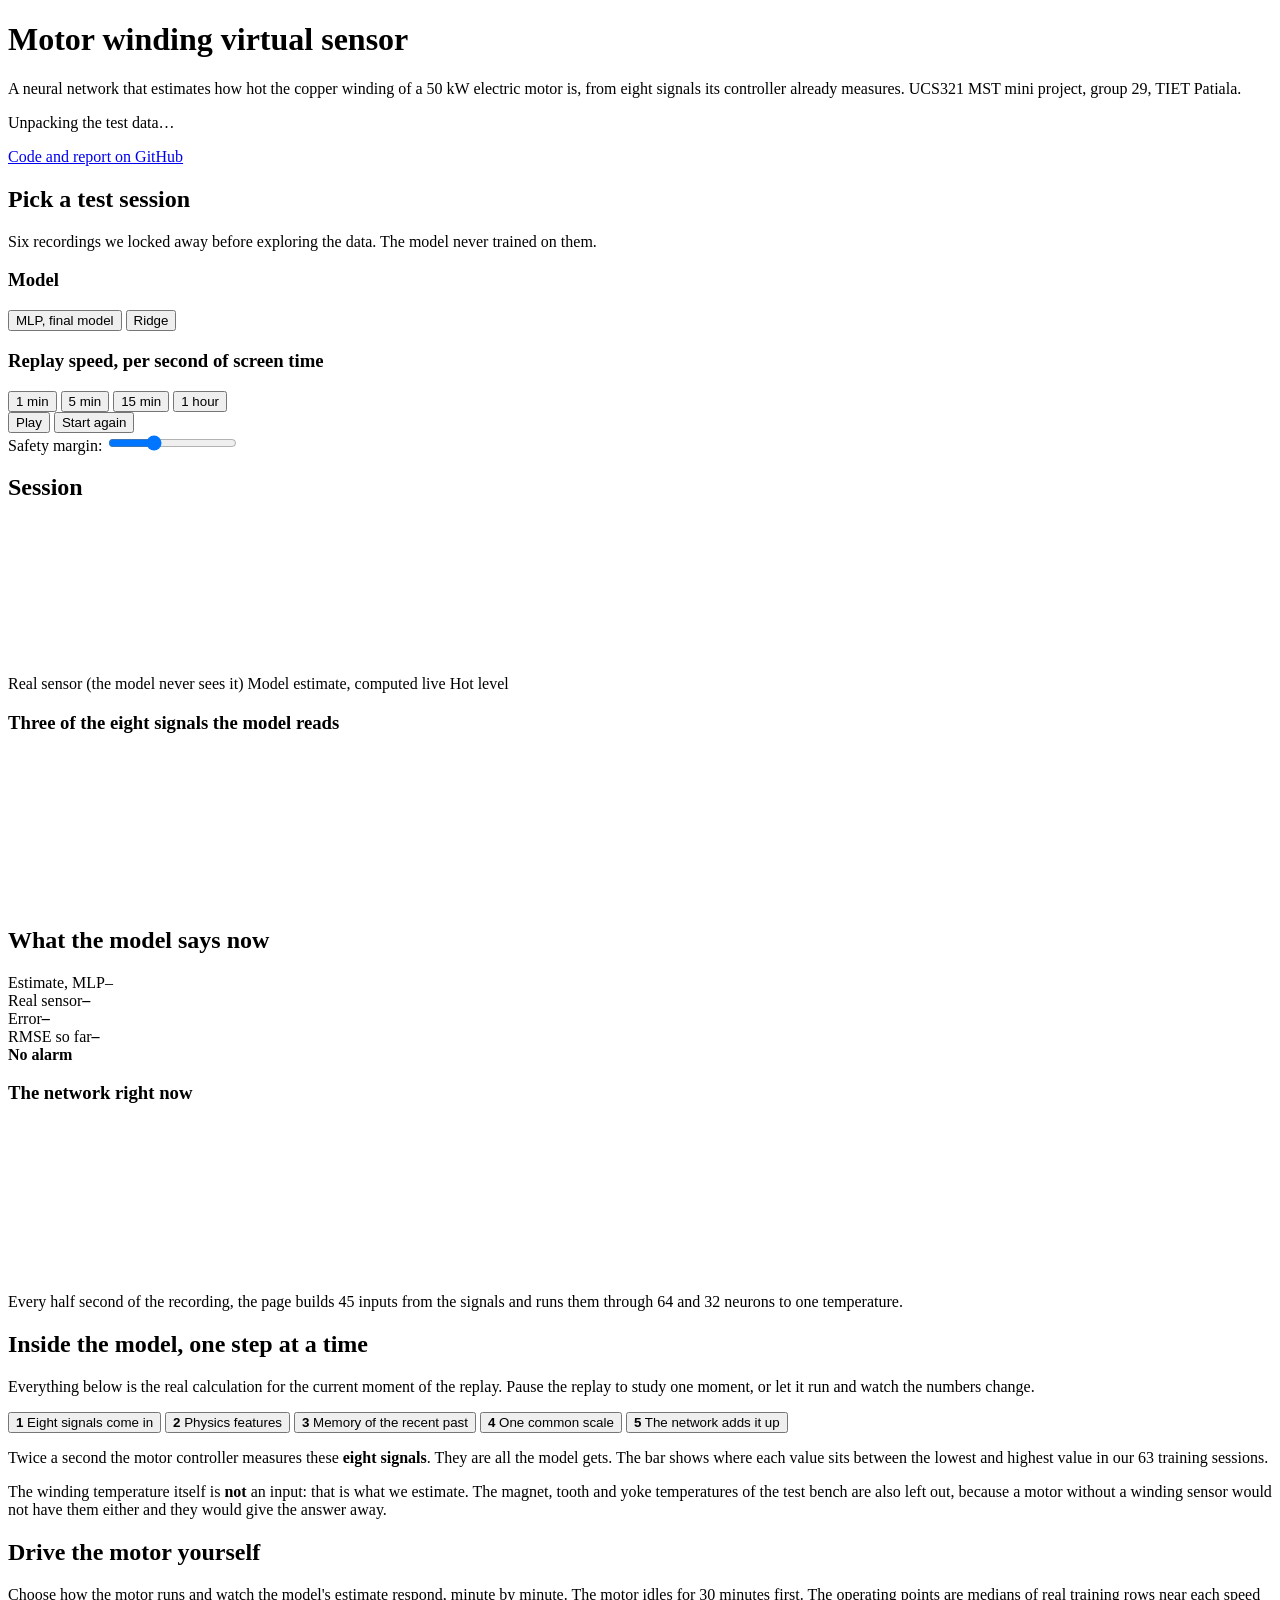
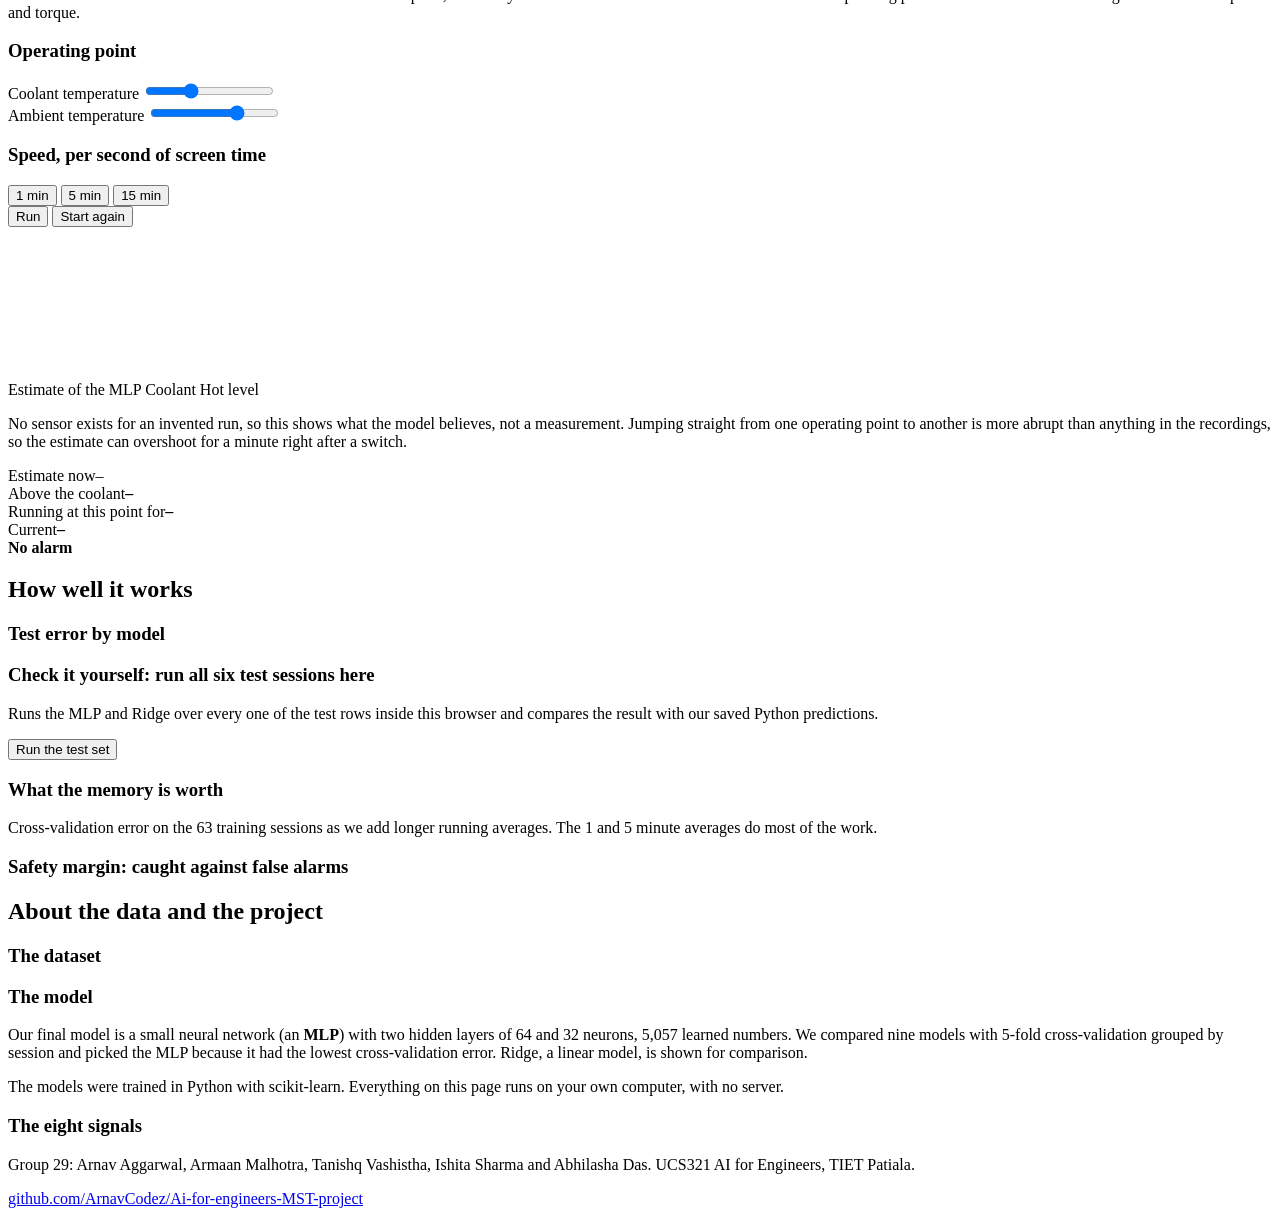
<file: demo/src/index.html>
<!doctype html>
<html lang="en">
<head>
<meta charset="utf-8">
<meta name="viewport" content="width=device-width, initial-scale=1">
<title>Motor winding virtual sensor</title>
<meta name="description" content="A neural network that estimates the winding temperature of an electric motor, running in the browser. UCS321 MST mini project, group 29, TIET.">
<style>/*CSS*/</style>
</head>
<body>
<header class="masthead">
  <div class="wrap masthead-inner">
    <div>
      <h1>Motor winding virtual sensor</h1>
      <p class="masthead-sub">A neural network that estimates how hot the copper winding of a 50 kW electric motor is, from eight signals its controller already measures. UCS321 MST mini project, group 29, TIET Patiala.</p>
    </div>
    <div class="masthead-meta">
      <p id="status" role="status">Unpacking the test data&hellip;</p>
      <a href="https://github.com/ArnavCodez/Ai-for-engineers-MST-project">Code and report on GitHub</a>
    </div>
  </div>
</header>

<main>
  <section class="wrap workspace" aria-label="Live replay of a test session">
    <div class="panel picker">
      <h2>Pick a test session</h2>
      <p class="note">Six recordings we locked away before exploring the data. The model never trained on them.</p>
      <div class="sess-list" id="sess-list"></div>
      <h3 class="ctl-h">Model</h3>
      <div class="seg" role="radiogroup" aria-label="Model" id="model-seg">
        <button type="button" data-model="mlp" aria-pressed="true">MLP, final model</button>
        <button type="button" data-model="ridge" aria-pressed="false">Ridge</button>
      </div>
      <h3 class="ctl-h">Replay speed, per second of screen time</h3>
      <div class="seg" role="radiogroup" aria-label="Replay speed" id="speed-seg">
        <button type="button" data-speed="1" aria-pressed="false">1 min</button>
        <button type="button" data-speed="5" aria-pressed="true">5 min</button>
        <button type="button" data-speed="15" aria-pressed="false">15 min</button>
        <button type="button" data-speed="60" aria-pressed="false">1 hour</button>
      </div>
      <div class="picker-actions">
        <button type="button" id="play-btn" class="play">Play</button>
        <button type="button" id="restart-btn" class="quiet">Start again</button>
      </div>
      <label class="range-label">Safety margin: <output id="k-out"></output>
        <input type="range" id="k-range" min="0" max="3" step="0.1" value="1">
      </label>
    </div>

    <div class="panel viewer">
      <div class="viewer-head">
        <h2 id="sess-title">Session</h2>
        <p class="truth" id="clock"></p>
      </div>
      <canvas id="live" class="live-canvas" aria-label="Real winding temperature and the model's estimate over the session"></canvas>
      <div class="legend">
        <span><i class="sw" style="background:var(--real)"></i>Real sensor (the model never sees it)</span>
        <span><i class="sw" id="est-sw" style="background:var(--est)"></i><span id="est-legend">Model estimate, computed live</span></span>
        <span><i class="sw dash"></i>Hot level</span>
      </div>
      <h3 class="ctl-h">Three of the eight signals the model reads</h3>
      <canvas id="signals" class="signals-canvas" aria-label="Current, speed and coolant temperature over the session"></canvas>
    </div>

    <div class="panel verdict">
      <h2>What the model says now</h2>
      <div class="readout">
        <div class="ro-main"><span class="ro-lab" id="ro-model">Estimate, MLP</span><span class="ro-big" id="ro-est">&ndash;</span></div>
        <div class="ro-row"><span>Real sensor</span><b id="ro-real">&ndash;</b></div>
        <div class="ro-row"><span>Error</span><b id="ro-err">&ndash;</b></div>
        <div class="ro-row"><span>RMSE so far</span><b id="ro-rmse">&ndash;</b></div>
      </div>
      <div class="lamp" id="lamp"><i></i><div><b id="lamp-state">No alarm</b><span id="lamp-verdict"></span></div></div>
      <h3 class="ctl-h">The network right now</h3>
      <canvas id="mini-net" class="mini-net" aria-label="Activity of the network's neurons for the current moment"></canvas>
      <p class="note" id="engine-note">Every half second of the recording, the page builds 45 inputs from the signals and runs them through 64 and 32 neurons to one temperature.</p>
    </div>
  </section>

  <section class="wrap inside" id="inside" aria-labelledby="inside-title">
    <div class="section-head">
      <h2 id="inside-title">Inside the model, one step at a time</h2>
      <p>Everything below is the real calculation for the current moment of the replay. Pause the replay to study one moment, or let it run and watch the numbers change.</p>
    </div>
    <div class="steps" role="tablist" aria-label="Steps" id="step-tabs">
      <button type="button" role="tab" data-step="0"><b>1</b> Eight signals come in</button>
      <button type="button" role="tab" data-step="1"><b>2</b> Physics features</button>
      <button type="button" role="tab" data-step="2"><b>3</b> Memory of the recent past</button>
      <button type="button" role="tab" data-step="3"><b>4</b> One common scale</button>
      <button type="button" role="tab" data-step="4"><b>5</b> The network adds it up</button>
    </div>

    <div class="step-panel" data-panel="0" role="tabpanel">
      <div class="split">
        <div class="table-wrap"><table class="soft sig-table" id="sig-table"></table></div>
        <div class="explain">
          <p>Twice a second the motor controller measures these <strong>eight signals</strong>. They are all the model gets. The bar shows where each value sits between the lowest and highest value in our 63 training sessions.</p>
          <p>The winding temperature itself is <strong>not</strong> an input: that is what we estimate. The magnet, tooth and yoke temperatures of the test bench are also left out, because a motor without a winding sensor would not have them either and they would give the answer away.</p>
        </div>
      </div>
    </div>

    <div class="step-panel" data-panel="1" role="tabpanel" hidden>
      <div class="split">
        <div id="phys"></div>
        <div class="explain">
          <p>We add <strong>five features</strong> from basic motor physics, so the model does not have to discover them on its own.</p>
          <p>The current flowing through the copper heats it by <strong>I&sup2;R</strong>, so the square of the current magnitude is the copper loss up to a constant. The electrical and mechanical power tell the model how hard the motor is working.</p>
        </div>
      </div>
    </div>

    <div class="step-panel" data-panel="2" role="tabpanel" hidden>
      <div class="panel-head">
        <div class="seg" role="radiogroup" aria-label="Signal" id="mem-sig"></div>
      </div>
      <div class="split split-wide">
        <div>
          <canvas id="mem-canvas" class="mem-canvas" aria-label="The signal and its four running averages over the last hour"></canvas>
          <div class="legend" id="mem-legend"></div>
        </div>
        <div class="explain">
          <p>Copper heats up and cools down slowly. In our exploration the winding temperature followed a change in current about <strong id="lag-min">2.5</strong> minutes later. A model that only sees the present moment cannot know how long the motor has been working hard.</p>
          <p>So for eight signals we keep <strong>running averages</strong> over the last 1, 5, 15 and 45 minutes, 32 features in all. Each one is updated twice a second:</p>
          <p class="formula">new average = old average + &alpha; &times; (new value &minus; old average), with &alpha; = 2 &divide; (span + 1)</p>
          <p>The span is counted in samples: 1 minute is 120 samples, so &alpha; = 2 &divide; 121 = 0.0165. The 45-minute average moves the slowest. Removing these 32 features raised our cross-validation error from <strong>4.92 to 13.18 &deg;C</strong>.</p>
        </div>
      </div>
      <h3 class="sub-h">All 32 memory features right now</h3>
      <div class="table-wrap"><table class="soft mem-table" id="mem-table"></table></div>
    </div>

    <div class="step-panel" data-panel="3" role="tabpanel" hidden>
      <canvas id="z-canvas" class="z-canvas" aria-label="The 45 inputs after scaling"></canvas>
      <div class="explain wide">
        <p>The 45 inputs come in very different units: volts, amperes, rpm, watts and degrees. Before the network sees them, each one is put on a common scale: <strong>z = (value &minus; training mean) &divide; training standard deviation</strong>.</p>
        <p>So 0 means a typical value from training, +2 means two standard deviations above it. Orange bars are above the training mean, blue bars below. Move the mouse over a bar to see the feature, its raw value and its scaled value.</p>
      </div>
    </div>

    <div class="step-panel" data-panel="4" role="tabpanel" hidden>
      <div class="net-layout">
        <canvas id="net-canvas" class="net-canvas" aria-label="The network with its neurons coloured by activity"></canvas>
        <div class="explain" id="net-explain"></div>
      </div>
    </div>
  </section>

  <section class="wrap drive" id="drive" aria-labelledby="drive-title">
    <div class="section-head">
      <h2 id="drive-title">Drive the motor yourself</h2>
      <p>Choose how the motor runs and watch the model's estimate respond, minute by minute. The motor idles for 30 minutes first. The operating points are medians of real training rows near each speed and torque.</p>
    </div>
    <div class="drive-grid">
      <div class="panel">
        <h3 class="ctl-h first">Operating point</h3>
        <div class="preset-list" id="preset-list"></div>
        <div class="slider"><label for="cool-range">Coolant temperature <output id="cool-out"></output></label><input type="range" id="cool-range" min="10" max="100" step="1" value="40"></div>
        <div class="slider"><label for="amb-range">Ambient temperature <output id="amb-out"></output></label><input type="range" id="amb-range" min="8" max="31" step="1" value="24"></div>
        <h3 class="ctl-h">Speed, per second of screen time</h3>
        <div class="seg" role="radiogroup" aria-label="Simulation speed" id="drive-speed">
          <button type="button" data-speed="1" aria-pressed="false">1 min</button>
          <button type="button" data-speed="5" aria-pressed="true">5 min</button>
          <button type="button" data-speed="15" aria-pressed="false">15 min</button>
        </div>
        <div class="picker-actions">
          <button type="button" id="drive-play" class="play">Run</button>
          <button type="button" id="drive-reset" class="quiet">Start again</button>
        </div>
      </div>
      <div class="panel">
        <canvas id="drive-canvas" class="drive-canvas" aria-label="The model's estimate during your run"></canvas>
        <div class="legend">
          <span><i class="sw" style="background:var(--est)"></i>Estimate of the MLP</span>
          <span><i class="sw" style="background:var(--cool)"></i>Coolant</span>
          <span><i class="sw dash"></i>Hot level</span>
        </div>
        <p class="note">No sensor exists for an invented run, so this shows what the model believes, not a measurement. Jumping straight from one operating point to another is more abrupt than anything in the recordings, so the estimate can overshoot for a minute right after a switch.</p>
      </div>
      <div class="panel">
        <div class="readout">
          <div class="ro-main"><span class="ro-lab">Estimate now</span><span class="ro-big" id="dr-est">&ndash;</span></div>
          <div class="ro-row"><span>Above the coolant</span><b id="dr-rise">&ndash;</b></div>
          <div class="ro-row"><span>Running at this point for</span><b id="dr-time">&ndash;</b></div>
          <div class="ro-row"><span>Current</span><b id="dr-cur">&ndash;</b></div>
        </div>
        <div class="lamp" id="dr-lamp"><i></i><div><b id="dr-lamp-state">No alarm</b><span id="dr-lamp-note"></span></div></div>
      </div>
    </div>
  </section>

  <section class="wrap results" id="results" aria-labelledby="results-title">
    <div class="section-head">
      <h2 id="results-title">How well it works</h2>
      <p id="results-lead"></p>
    </div>
    <div class="results-grid">
      <div class="panel">
        <h3>Test error by model</h3>
        <div id="acc-chart"></div>
        <p class="note" id="acc-note"></p>
      </div>
      <div class="panel run-panel">
        <h3>Check it yourself: run all six test sessions here</h3>
        <p class="note">Runs the MLP and Ridge over every one of the test rows inside this browser and compares the result with our saved Python predictions.</p>
        <button type="button" id="run-btn">Run the test set</button>
        <div class="progress" aria-hidden="true"><div id="run-bar"></div></div>
        <div id="run-out" role="status"></div>
      </div>
      <div class="panel">
        <h3>What the memory is worth</h3>
        <div id="mem-chart"></div>
        <p class="note">Cross-validation error on the 63 training sessions as we add longer running averages. The 1 and 5 minute averages do most of the work.</p>
      </div>
      <div class="panel">
        <div class="panel-head">
          <h3>Safety margin: caught against false alarms</h3>
        </div>
        <div id="safe-chart"></div>
        <p class="note" id="safe-note"></p>
      </div>
    </div>
  </section>

  <section class="wrap about" aria-labelledby="about-title">
    <h2 id="about-title">About the data and the project</h2>
    <div class="about-grid">
      <div>
        <h3>The dataset</h3>
        <p id="about-data"></p>
      </div>
      <div>
        <h3>The model</h3>
        <p>Our final model is a small neural network (an <strong>MLP</strong>) with two hidden layers of 64 and 32 neurons, 5,057 learned numbers. We compared nine models with 5-fold cross-validation grouped by session and picked the MLP because it had the lowest cross-validation error. Ridge, a linear model, is shown for comparison.</p>
        <p>The models were trained in Python with scikit-learn. Everything on this page runs on your own computer, with no server.</p>
      </div>
      <div>
        <h3>The eight signals</h3>
        <ul class="defects" id="signal-list"></ul>
      </div>
    </div>
  </section>
</main>

<footer class="wrap foot">
  <p>Group 29: Arnav Aggarwal, Armaan Malhotra, Tanishq Vashistha, Ishita Sharma and Abhilasha Das. UCS321 AI for Engineers, TIET Patiala.</p>
  <p><a href="https://github.com/ArnavCodez/Ai-for-engineers-MST-project">github.com/ArnavCodez/Ai-for-engineers-MST-project</a></p>
</footer>

<div class="tip" id="tip" role="tooltip" hidden></div>
<script type="text/plain" id="blob">DATA_BLOB</script>
<script type="application/json" id="meta">/*META*/</script>
<script>/*APP*/</script>
</body>
</html>
</file>
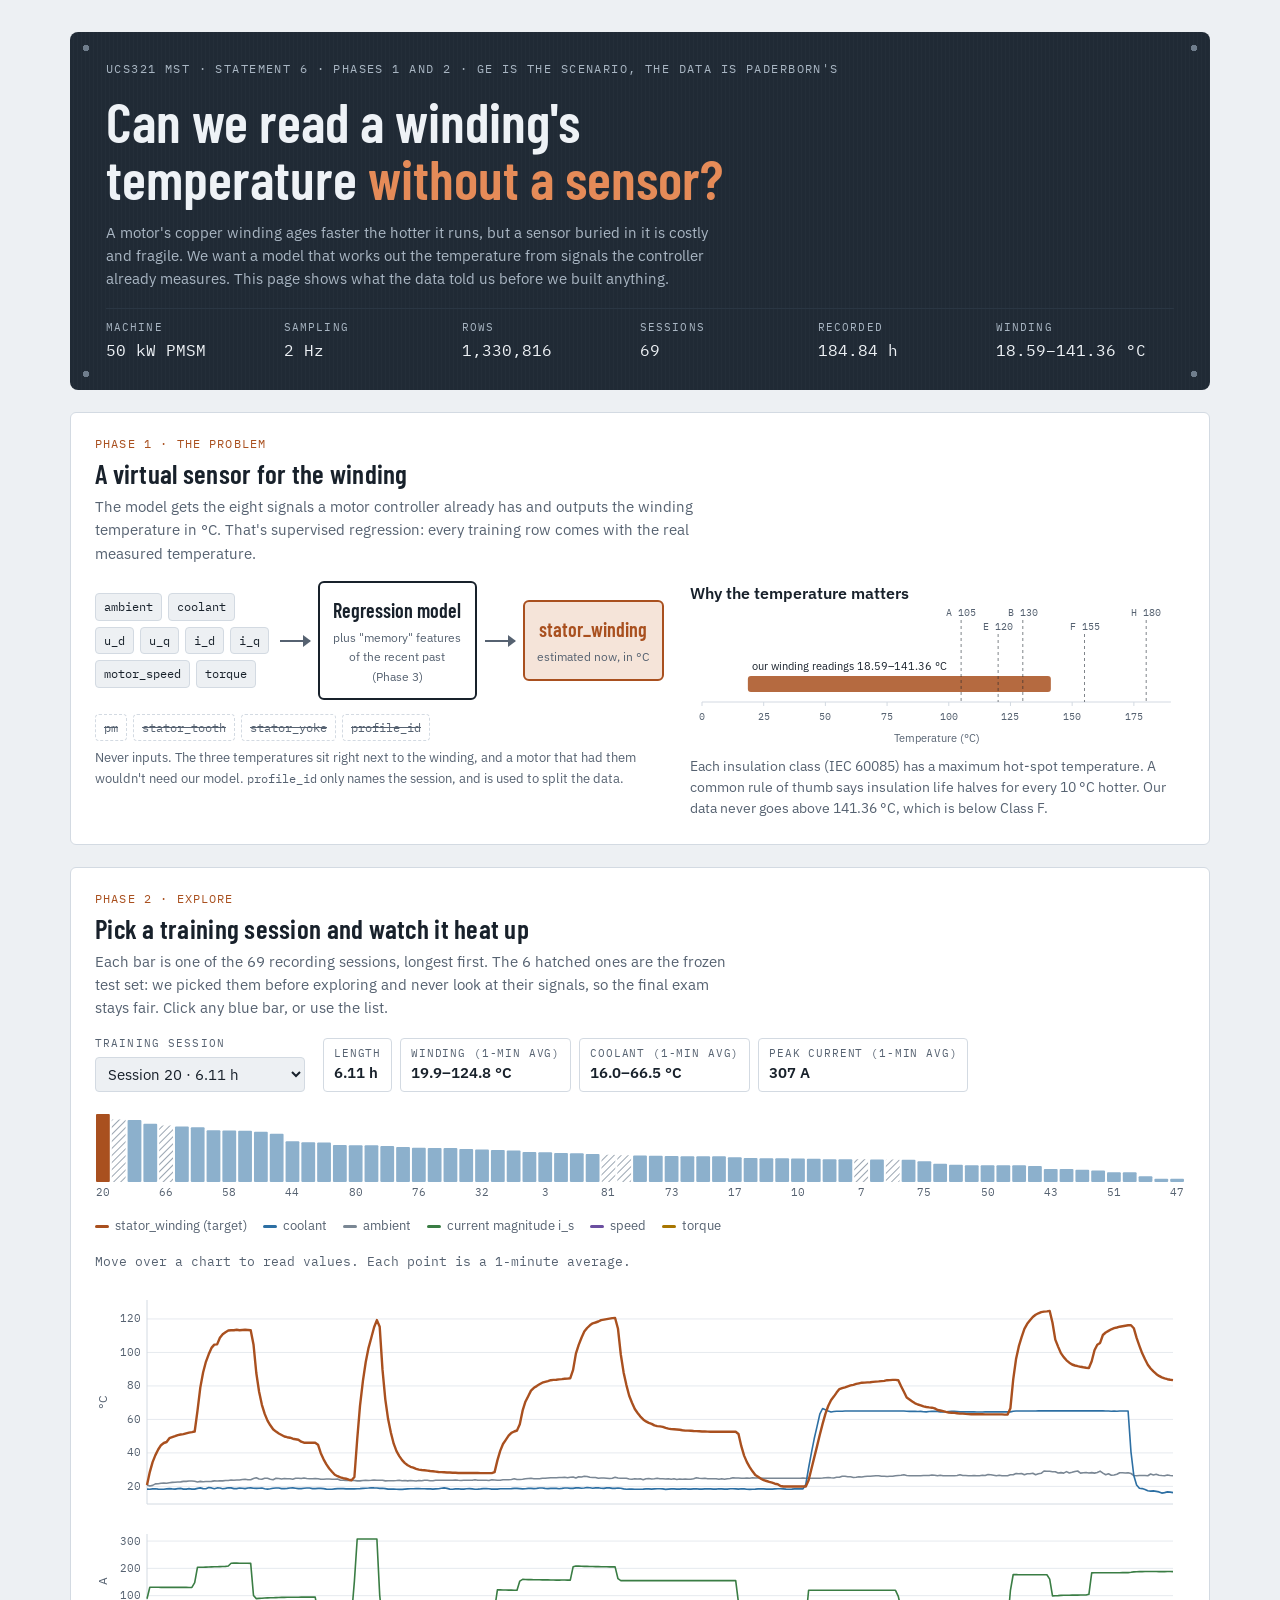
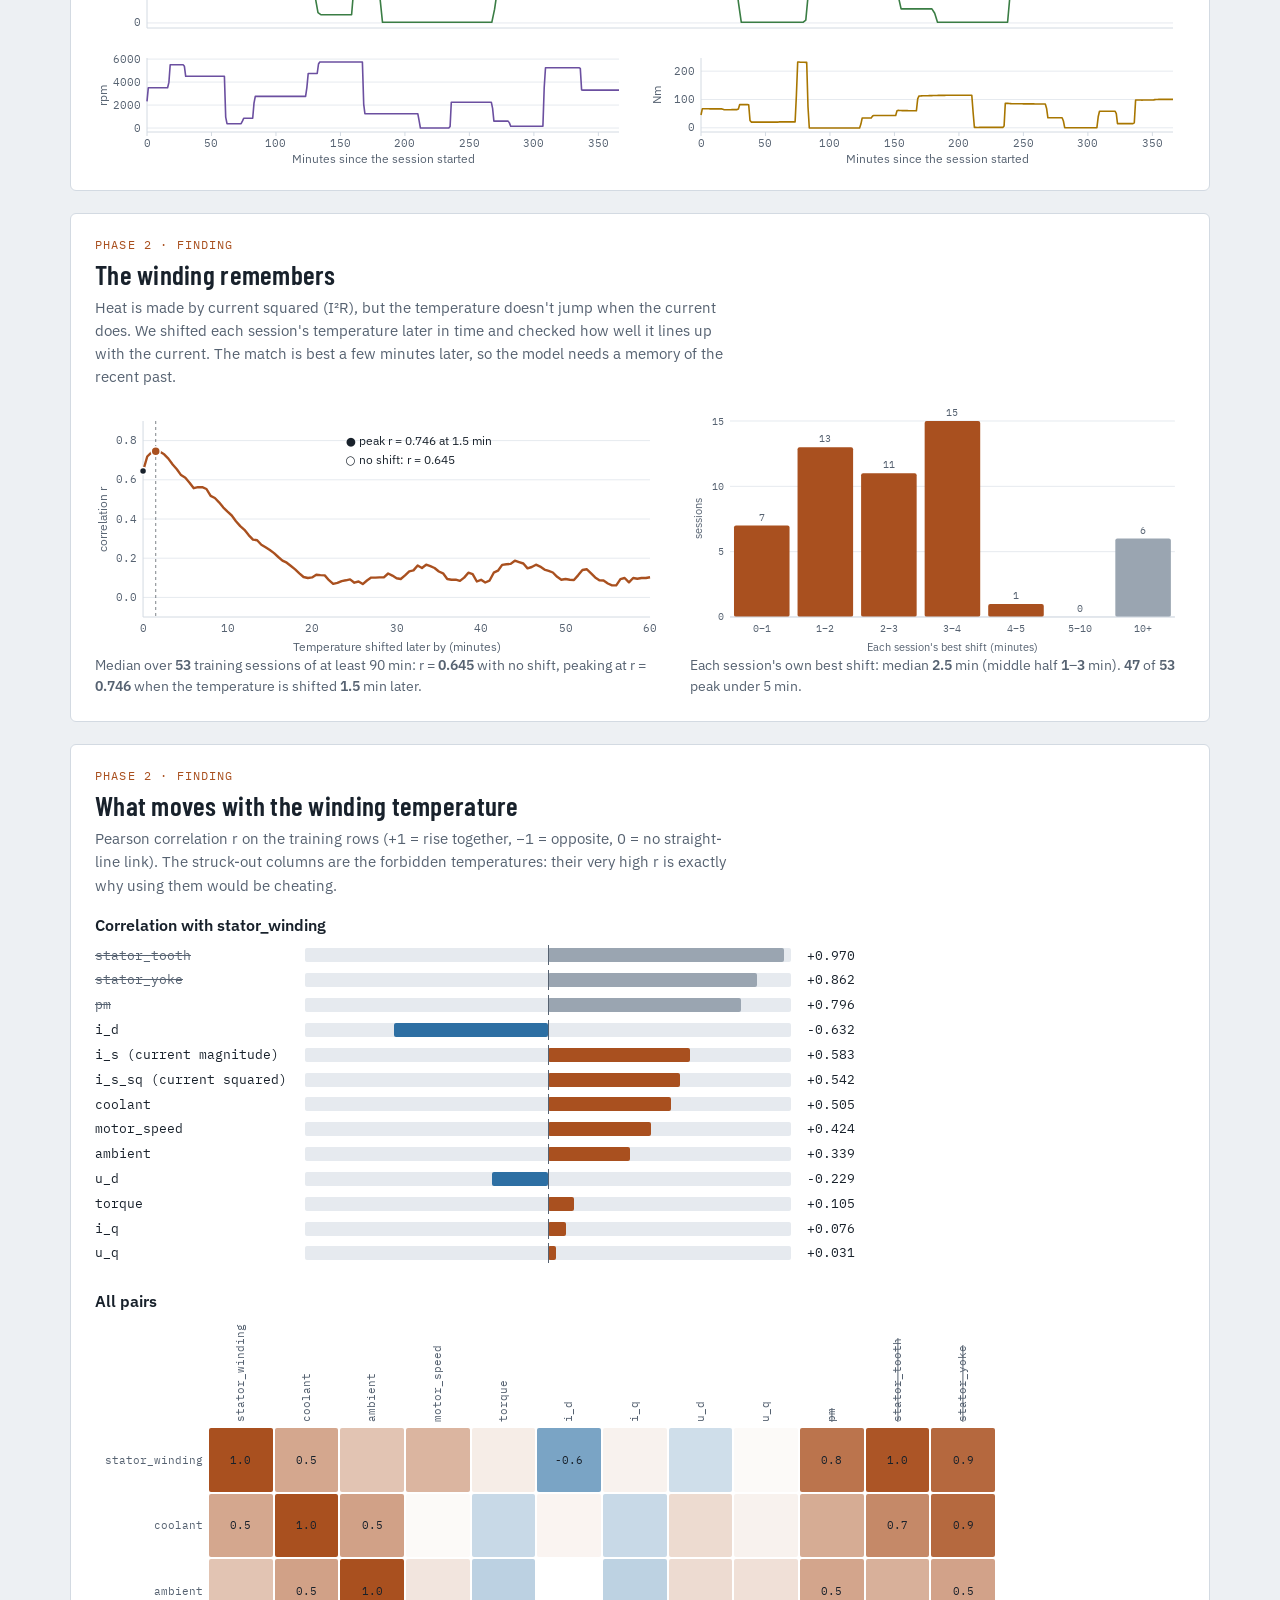
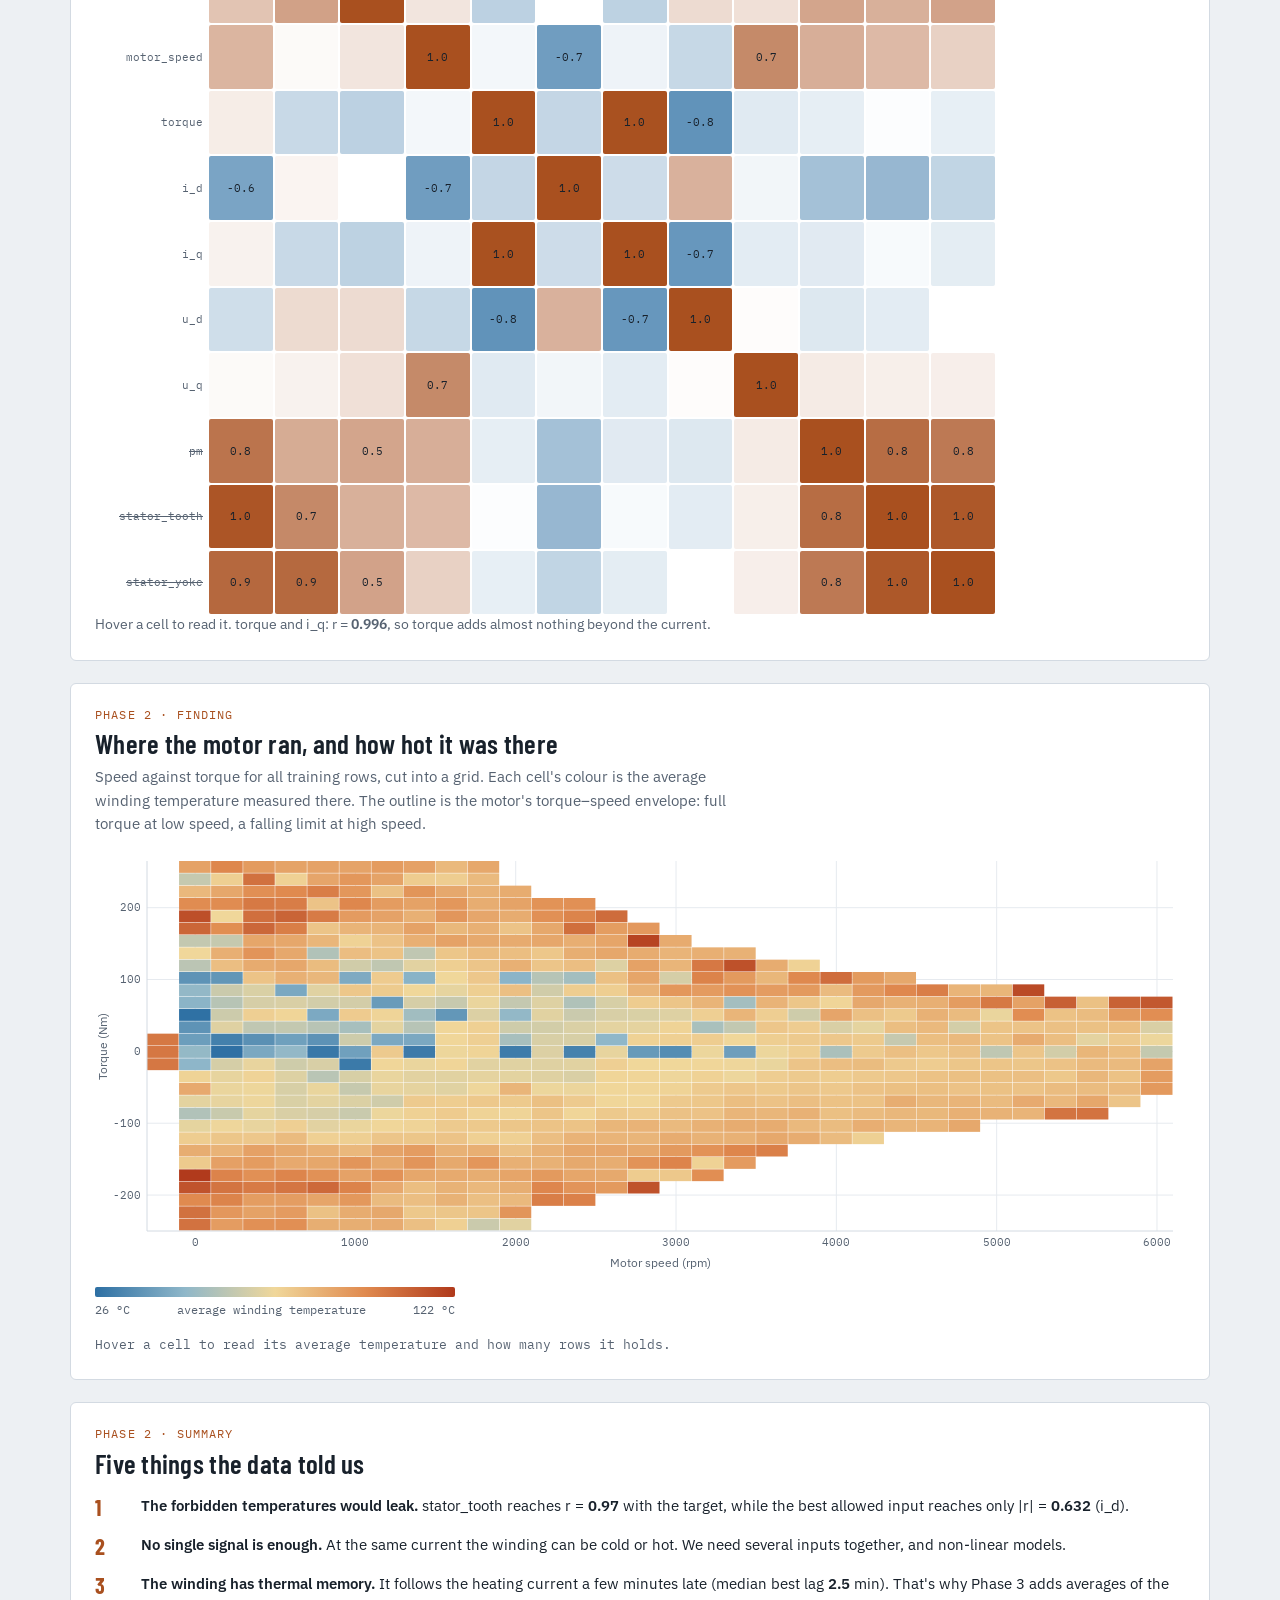
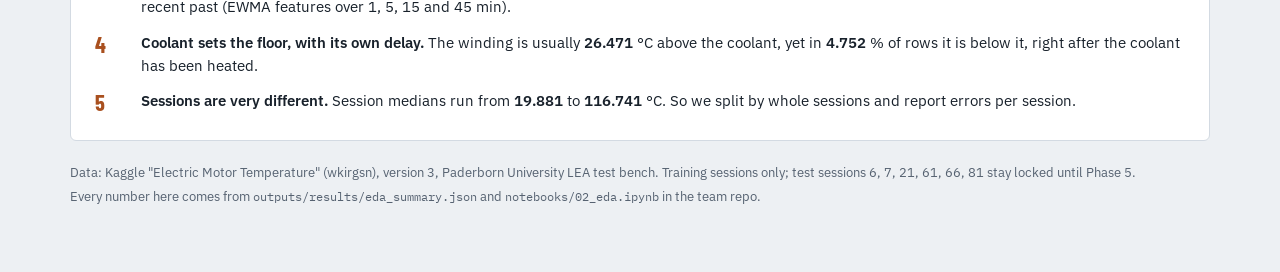
<file: docs/showcase/index.html>
<!doctype html>
<html lang="en">
<head>
<meta charset="utf-8">
<meta name="viewport" content="width=device-width, initial-scale=1">
<!-- Showcase for Phases 1-2. Data: eda_data.js (written by notebooks/02_eda.ipynb, section 15). Open this file in any browser. -->
<title>Motor Winding Explorer</title>
<link rel="preconnect" href="https://fonts.googleapis.com">
<link rel="preconnect" href="https://fonts.gstatic.com" crossorigin>
<link rel="stylesheet" href="https://fonts.googleapis.com/css2?family=Barlow+Condensed:wght@500;600;700&family=IBM+Plex+Mono:wght@400;500&family=IBM+Plex+Sans:wght@400;500;600&display=swap">
<style>
/* Layout: motor-nameplate header, then full-width chapters (idea, session explorer, lag, correlation, operating map, insights); charts size to their column */
:root {
  --bg: #edf0f3;
  --panel: #ffffff;
  --ink: #18212b;
  --muted: #566271;
  --line: #d3dae2;
  --grid: #e6eaef;
  --copper: #a9501f;
  --copper-soft: #f5e4d9;
  --coolant: #2d6fa3;
  --ambient: #7a8794;
  --current: #3a7d44;
  --speed: #6b4fa0;
  --torque: #a87600;
  --forbid: #9aa5b1;
  --plate: #202a35;
  --plate-2: #2a3643;
  --plate-ink: #eef2f6;
  --plate-muted: #a9b6c3;
  --rivet: #6f7d8c;
  --focus: #2d5f8a;
  --f-display: "Barlow Condensed", "Arial Narrow", "Roboto Condensed", sans-serif;
  --f-body: "IBM Plex Sans", "Segoe UI", system-ui, sans-serif;
  --f-mono: "IBM Plex Mono", ui-monospace, Consolas, monospace;
  --r: 6px;
}
@media (prefers-color-scheme: dark) {
  :root:not([data-theme="light"]) {
    --bg: #0e141a; --panel: #161f28; --ink: #e4eaf0; --muted: #97a4b2; --line: #283441; --grid: #1f2a35;
    --copper: #e58b58; --copper-soft: #3b2416; --coolant: #6fa8dc; --ambient: #9aa7b4; --current: #6cc07a;
    --speed: #a98ee0; --torque: #e0b44f; --forbid: #5d6b79;
    --plate: #1b2530; --plate-2: #24303d; --plate-ink: #eef2f6; --plate-muted: #a2afbd; --rivet: #4c5967; --focus: #79aee0;
    color-scheme: dark;
  }
}
:root[data-theme="dark"] {
  --bg: #0e141a; --panel: #161f28; --ink: #e4eaf0; --muted: #97a4b2; --line: #283441; --grid: #1f2a35;
  --copper: #e58b58; --copper-soft: #3b2416; --coolant: #6fa8dc; --ambient: #9aa7b4; --current: #6cc07a;
  --speed: #a98ee0; --torque: #e0b44f; --forbid: #5d6b79;
  --plate: #1b2530; --plate-2: #24303d; --plate-ink: #eef2f6; --plate-muted: #a2afbd; --rivet: #4c5967; --focus: #79aee0;
  color-scheme: dark;
}
* { box-sizing: border-box; }
body { background: var(--bg); color: var(--ink); font-family: var(--f-body); font-size: 15px; line-height: 1.55; }
.wrap { max-width: 1180px; margin: 0 auto; padding-inline: 20px; padding-block: 24px 56px; display: grid; gap: 22px; }
h1, h2, h3 { margin: 0; text-wrap: balance; }
h2 { font-family: var(--f-display); font-weight: 600; font-size: 1.7rem; letter-spacing: 0.01em; line-height: 1.1; }
h3 { font-size: 1rem; font-weight: 600; }
p { margin: 0; }
.mono, code { font-family: var(--f-mono); font-size: 0.88em; }
:focus-visible { outline: 2px solid var(--focus); outline-offset: 2px; }
.num { font-variant-numeric: tabular-nums; font-weight: 600; }

/* Nameplate */
.plate {
  background-color: var(--plate);
  background-image:
    radial-gradient(circle at 16px 16px, var(--rivet) 0 3px, transparent 3.5px),
    radial-gradient(circle at calc(100% - 16px) 16px, var(--rivet) 0 3px, transparent 3.5px),
    radial-gradient(circle at 16px calc(100% - 16px), var(--rivet) 0 3px, transparent 3.5px),
    radial-gradient(circle at calc(100% - 16px) calc(100% - 16px), var(--rivet) 0 3px, transparent 3.5px),
    repeating-linear-gradient(90deg, transparent 0 3px, rgba(255,255,255,0.018) 3px 4px);
  color: var(--plate-ink); border-radius: 8px; padding: 28px 36px 28px; display: grid; gap: 14px;
}
.eyebrow { font-family: var(--f-mono); font-size: 0.74rem; letter-spacing: 0.12em; text-transform: uppercase; color: var(--plate-muted); }
.plate h1 { font-family: var(--f-display); font-weight: 600; font-size: clamp(2.1rem, 5vw, 3.5rem); line-height: 1.02; }
.plate h1 span { color: #e58b58; }
.plate .lede { color: var(--plate-muted); max-width: 68ch; }
.specs { margin: 4px 0 0; display: grid; grid-template-columns: repeat(auto-fit, minmax(128px, 1fr)); border-top: 1px solid var(--plate-2); }
.specs div { padding: 10px 12px 0 0; min-width: 0; }
.specs dt { font-family: var(--f-mono); font-size: 0.68rem; letter-spacing: 0.1em; text-transform: uppercase; color: var(--plate-muted); }
.specs dd { margin: 2px 0 0; font-family: var(--f-mono); font-size: 0.98rem; font-variant-numeric: tabular-nums; }

/* Chapters */
.chapter { background: var(--panel); border: 1px solid var(--line); border-radius: var(--r); padding: 22px 24px 24px; display: grid; gap: 16px; min-width: 0; }
.chapter-head { display: grid; gap: 6px; }
.kicker { font-family: var(--f-mono); font-size: 0.72rem; letter-spacing: 0.1em; text-transform: uppercase; color: var(--copper); }
.chapter-head p { color: var(--muted); max-width: 72ch; }
.two { display: grid; grid-template-columns: minmax(0, 1.15fr) minmax(0, 1fr); gap: 26px; align-items: start; }
.caption { font-size: 0.86rem; color: var(--muted); }

/* Virtual sensor diagram */
.flow { display: grid; grid-template-columns: minmax(0, 1fr) 46px minmax(0, 0.9fr) 46px minmax(0, 0.8fr); align-items: center; gap: 0; }
.chips { display: flex; flex-wrap: wrap; gap: 6px; }
.chip { font-family: var(--f-mono); font-size: 0.78rem; padding: 3px 8px; border-radius: 4px; border: 1px solid var(--line); background: var(--bg); white-space: nowrap; }
.chip.bad { color: var(--muted); text-decoration: line-through; border-style: dashed; background: transparent; }
.arrow { height: 2px; background: var(--muted); position: relative; margin-inline: 8px; }
.arrow::after { content: ""; position: absolute; right: -1px; top: -5px; border: 6px solid transparent; border-left: 8px solid var(--muted); border-right: 0; }
.box { border: 2px solid var(--ink); border-radius: 6px; padding: 12px; text-align: center; display: grid; gap: 2px; }
.box b { font-family: var(--f-display); font-size: 1.25rem; font-weight: 600; }
.box span { font-size: 0.78rem; color: var(--muted); }
.out { border: 2px solid var(--copper); background: var(--copper-soft); border-radius: 6px; padding: 12px; text-align: center; display: grid; gap: 2px; }
.out b { font-family: var(--f-display); font-size: 1.25rem; font-weight: 600; color: var(--copper); }
.out span { font-size: 0.78rem; color: var(--muted); }
.forbidden { margin-top: 14px; display: grid; gap: 6px; }
.forbidden p { font-size: 0.84rem; color: var(--muted); }

/* SVG charts */
.chart { width: 100%; min-width: 0; }
.chart svg { display: block; width: 100%; overflow: visible; }
.ax { stroke: var(--line); stroke-width: 1; }
.gridline { stroke: var(--grid); stroke-width: 1; }
.tick { fill: var(--muted); font-family: var(--f-mono); font-size: 10.5px; }
.axlabel { fill: var(--muted); font-family: var(--f-body); font-size: 11.5px; }
.s-winding { stroke: var(--copper); }
.s-coolant { stroke: var(--coolant); }
.s-ambient { stroke: var(--ambient); }
.s-current { stroke: var(--current); }
.s-speed { stroke: var(--speed); }
.s-torque { stroke: var(--torque); }
.line { fill: none; stroke-width: 1.6; stroke-linejoin: round; }
.line.thick { stroke-width: 2.4; }
.cross { stroke: var(--ink); stroke-width: 1; stroke-dasharray: 3 3; opacity: 0.55; }
.dot { stroke: var(--panel); stroke-width: 1.5; }
.f-winding { fill: var(--copper); } .f-coolant { fill: var(--coolant); } .f-ambient { fill: var(--ambient); }
.f-current { fill: var(--current); } .f-speed { fill: var(--speed); } .f-torque { fill: var(--torque); }
.f-muted { fill: var(--forbid); } .f-ink { fill: var(--ink); }
.anno { fill: var(--ink); font-family: var(--f-body); font-size: 11.5px; }

/* Explorer */
.controls { display: flex; flex-wrap: wrap; gap: 10px 18px; align-items: end; }
.field { display: grid; gap: 4px; }
.field label { font-family: var(--f-mono); font-size: 0.7rem; letter-spacing: 0.1em; text-transform: uppercase; color: var(--muted); }
select { font: inherit; color: inherit; background: var(--bg); border: 1px solid var(--line); border-radius: 4px; padding: 6px 8px; min-width: 210px; }
.stats { display: flex; flex-wrap: wrap; gap: 8px; }
.stat { border: 1px solid var(--line); border-radius: 4px; padding: 6px 10px; display: grid; gap: 0; min-width: 0; }
.stat span { font-family: var(--f-mono); font-size: 0.66rem; letter-spacing: 0.08em; text-transform: uppercase; color: var(--muted); }
.stat b { font-variant-numeric: tabular-nums; font-weight: 600; }
.strip-wrap { overflow-x: auto; }
.strip-bar { cursor: pointer; }
.strip-bar.train { fill: var(--coolant); opacity: 0.55; }
.strip-bar.train:hover { opacity: 0.9; }
.strip-bar.sel { fill: var(--copper); opacity: 1; }
.strip-bar.test { fill: url(#hatch); cursor: not-allowed; }
.hatch-line { stroke: var(--forbid); stroke-width: 2; }
.legend { display: flex; flex-wrap: wrap; gap: 6px 16px; font-size: 0.82rem; color: var(--muted); }
.legend i { display: inline-block; width: 14px; height: 3px; vertical-align: middle; margin-right: 6px; border-radius: 2px; }
.readout { font-family: var(--f-mono); font-size: 0.8rem; color: var(--muted); min-height: 1.4em; font-variant-numeric: tabular-nums; }
.readout b { color: var(--ink); font-weight: 500; }
.charts { display: grid; gap: 4px; }
.pair { display: grid; grid-template-columns: 1fr 1fr; gap: 18px; }

/* Correlation */
.stack { display: grid; gap: 26px; }
.bars-col { max-width: 760px; display: grid; gap: 8px; }
.bars { display: grid; gap: 5px; }
.barrow { display: grid; grid-template-columns: 200px minmax(0, 1fr) 54px; gap: 10px; align-items: center; font-size: 0.86rem; }
.barrow .lab { font-family: var(--f-mono); font-size: 0.8rem; overflow: hidden; text-overflow: ellipsis; white-space: nowrap; }
.barrow .lab.bad { color: var(--muted); text-decoration: line-through; }
.barrow .track { position: relative; height: 14px; background: var(--grid); border-radius: 2px; }
.barrow .track .mid { position: absolute; left: 50%; top: -3px; bottom: -3px; width: 1px; background: var(--muted); }
.barrow .fill { position: absolute; top: 0; height: 100%; border-radius: 2px; }
.barrow .val { font-family: var(--f-mono); font-size: 0.8rem; text-align: right; font-variant-numeric: tabular-nums; }
.heat-wrap { overflow-x: auto; max-width: 900px; }
.heat { display: grid; gap: 2px; font-family: var(--f-mono); font-size: 0.68rem; }
.heat .cell { aspect-ratio: 1; display: grid; place-items: center; border-radius: 2px; color: var(--ink); cursor: default; min-width: 26px; }
.heat .hl { color: var(--muted); display: flex; align-items: center; justify-content: flex-end; padding-right: 4px; white-space: nowrap; }
.heat .vl { color: var(--muted); writing-mode: vertical-rl; transform: rotate(180deg); display: flex; align-items: center; justify-content: flex-start; padding-top: 4px; height: 112px; white-space: nowrap; }
.heat .bad { text-decoration: line-through; }

/* Op map */
.opcell { stroke: none; }
.ramp { height: 10px; border-radius: 2px; background: linear-gradient(90deg, #2d6fa3, #8fb7c9, #f0d79a, #e08a4f, #b0391b); }
.ramp-labels { display: flex; justify-content: space-between; font-family: var(--f-mono); font-size: 0.72rem; color: var(--muted); }

/* Insights */
.insights { margin: 0; padding: 0; list-style: none; display: grid; gap: 12px; counter-reset: i; }
.insights li { display: grid; grid-template-columns: 34px minmax(0, 1fr); gap: 12px; counter-increment: i; }
.insights li::before { content: counter(i); font-family: var(--f-display); font-weight: 700; font-size: 1.4rem; color: var(--copper); line-height: 1.2; }
.insights b { font-weight: 600; }
.footer { font-size: 0.82rem; color: var(--muted); display: grid; gap: 4px; }

@media (max-width: 900px) {
  .two, .pair { grid-template-columns: minmax(0, 1fr); }
  .flow { grid-template-columns: minmax(0, 1fr); gap: 10px; }
  .arrow { height: 22px; width: 2px; margin: 0 auto; }
  .arrow::after { right: -5px; top: auto; bottom: -2px; border: 6px solid transparent; border-top: 8px solid var(--muted); border-bottom: 0; }
}
@media (max-width: 540px) {
  .wrap { padding-inline: 16px; }
  .plate { padding: 24px 22px; }
  .chapter { padding: 18px 16px 20px; }
  .barrow { grid-template-columns: 110px minmax(0, 1fr) 48px; }
  select { min-width: 0; width: 100%; }
}
</style>

</head>
<body>
<div class="wrap">
  <header class="plate">
    <span class="eyebrow">UCS321 MST · Statement 6 · Phases 1 and 2 · GE is the scenario, the data is Paderborn's</span>
    <h1>Can we read a winding's temperature <span>without a sensor?</span></h1>
    <p class="lede">A motor's copper winding ages faster the hotter it runs, but a sensor buried in it is costly and fragile. We want a model that works out the temperature from signals the controller already measures. This page shows what the data told us before we built anything.</p>
    <dl class="specs" aria-label="Dataset facts">
      <div><dt>Machine</dt><dd>50 kW PMSM</dd></div>
      <div><dt>Sampling</dt><dd>2 Hz</dd></div>
      <div><dt>Rows</dt><dd>1,330,816</dd></div>
      <div><dt>Sessions</dt><dd>69</dd></div>
      <div><dt>Recorded</dt><dd>184.84 h</dd></div>
      <div><dt>Winding</dt><dd>18.59–141.36 °C</dd></div>
    </dl>
  </header>

  <section class="chapter" aria-labelledby="ideaTitle">
    <div class="chapter-head">
      <span class="kicker">Phase 1 · the problem</span>
      <h2 id="ideaTitle">A virtual sensor for the winding</h2>
      <p>The model gets the eight signals a motor controller already has and outputs the winding temperature in °C. That's supervised regression: every training row comes with the real measured temperature.</p>
    </div>
    <div class="two">
      <div>
        <div class="flow">
          <div class="chips" aria-label="Model inputs">
            <span class="chip">ambient</span><span class="chip">coolant</span><span class="chip">u_d</span><span class="chip">u_q</span>
            <span class="chip">i_d</span><span class="chip">i_q</span><span class="chip">motor_speed</span><span class="chip">torque</span>
          </div>
          <div class="arrow" aria-hidden="true"></div>
          <div class="box"><b>Regression model</b><span>plus "memory" features of the recent past (Phase 3)</span></div>
          <div class="arrow" aria-hidden="true"></div>
          <div class="out"><b>stator_winding</b><span>estimated now, in °C</span></div>
        </div>
        <div class="forbidden">
          <div class="chips"><span class="chip bad">pm</span><span class="chip bad">stator_tooth</span><span class="chip bad">stator_yoke</span><span class="chip bad">profile_id</span></div>
          <p>Never inputs. The three temperatures sit right next to the winding, and a motor that had them wouldn't need our model. <code>profile_id</code> only names the session, and is used to split the data.</p>
        </div>
      </div>
      <div>
        <h3>Why the temperature matters</h3>
        <div class="chart" id="insulationChart" role="img" aria-label="Insulation class limits compared with the temperature range in our data"></div>
        <p class="caption">Each insulation class (IEC 60085) has a maximum hot-spot temperature. A common rule of thumb says insulation life halves for every 10 °C hotter. Our data never goes above 141.36 °C, which is below Class F.</p>
      </div>
    </div>
  </section>

  <section class="chapter" aria-labelledby="exTitle">
    <div class="chapter-head">
      <span class="kicker">Phase 2 · explore</span>
      <h2 id="exTitle">Pick a training session and watch it heat up</h2>
      <p>Each bar is one of the 69 recording sessions, longest first. The 6 hatched ones are the frozen test set: we picked them before exploring and never look at their signals, so the final exam stays fair. Click any blue bar, or use the list.</p>
    </div>
    <div class="controls">
      <div class="field">
        <label for="sessionSelect">Training session</label>
        <select id="sessionSelect"></select>
      </div>
      <div class="stats" id="sessionStats"></div>
    </div>
    <div class="strip-wrap"><div class="chart" id="stripChart"></div></div>
    <div class="legend">
      <span><i style="background: var(--copper)"></i>stator_winding (target)</span>
      <span><i style="background: var(--coolant)"></i>coolant</span>
      <span><i style="background: var(--ambient)"></i>ambient</span>
      <span><i style="background: var(--current)"></i>current magnitude i_s</span>
      <span><i style="background: var(--speed)"></i>speed</span>
      <span><i style="background: var(--torque)"></i>torque</span>
    </div>
    <div class="readout" id="readout" aria-live="polite">Move over a chart to read values. Each point is a 1-minute average.</div>
    <div class="charts">
      <div class="chart" id="cTemp"></div>
      <div class="chart" id="cCurrent"></div>
      <div class="pair">
        <div class="chart" id="cSpeed"></div>
        <div class="chart" id="cTorque"></div>
      </div>
    </div>
  </section>

  <section class="chapter" aria-labelledby="lagTitle">
    <div class="chapter-head">
      <span class="kicker">Phase 2 · finding</span>
      <h2 id="lagTitle">The winding remembers</h2>
      <p>Heat is made by current squared (I²R), but the temperature doesn't jump when the current does. We shifted each session's temperature later in time and checked how well it lines up with the current. The match is best a few minutes later, so the model needs a memory of the recent past.</p>
    </div>
    <div class="two">
      <div>
        <div class="chart" id="lagChart" role="img" aria-label="Median lagged correlation curve"></div>
        <p class="caption">Median over <span class="num" data-num="thermal_lag.sessions_analysed"></span> training sessions of at least 90 min: r = <span class="num" data-num="thermal_lag.median_curve_r_lag0"></span> with no shift, peaking at r = <span class="num" data-num="thermal_lag.median_curve_r_peak"></span> when the temperature is shifted <span class="num" data-num="thermal_lag.median_curve_peak_lag_min"></span> min later.</p>
      </div>
      <div>
        <div class="chart" id="lagHist" role="img" aria-label="Histogram of each session's best lag"></div>
        <p class="caption">Each session's own best shift: median <span class="num" data-num="thermal_lag.median_best_lag_min"></span> min (middle half <span class="num" data-num="thermal_lag.p25_best_lag_min"></span>–<span class="num" data-num="thermal_lag.p75_best_lag_min"></span> min). <span class="num" data-num="thermal_lag.sessions_best_lag_under_5_min"></span> of <span class="num" data-num="thermal_lag.sessions_analysed"></span> peak under 5 min.</p>
      </div>
    </div>
  </section>

  <section class="chapter" aria-labelledby="corrTitle">
    <div class="chapter-head">
      <span class="kicker">Phase 2 · finding</span>
      <h2 id="corrTitle">What moves with the winding temperature</h2>
      <p>Pearson correlation r on the training rows (+1 = rise together, −1 = opposite, 0 = no straight-line link). The struck-out columns are the forbidden temperatures: their very high r is exactly why using them would be cheating.</p>
    </div>
    <div class="stack">
      <div class="bars-col">
        <h3>Correlation with stator_winding</h3>
        <div class="bars" id="corrBars"></div>
      </div>
      <div>
        <h3>All pairs</h3>
        <div class="heat-wrap"><div class="heat" id="heat" role="img" aria-label="Correlation matrix of all measured columns"></div></div>
        <p class="caption" id="heatReadout">Hover a cell to read it. torque and i_q: r = <span class="num" id="tqiq"></span>, so torque adds almost nothing beyond the current.</p>
      </div>
    </div>
  </section>

  <section class="chapter" aria-labelledby="opTitle">
    <div class="chapter-head">
      <span class="kicker">Phase 2 · finding</span>
      <h2 id="opTitle">Where the motor ran, and how hot it was there</h2>
      <p>Speed against torque for all training rows, cut into a grid. Each cell's colour is the average winding temperature measured there. The outline is the motor's torque–speed envelope: full torque at low speed, a falling limit at high speed.</p>
    </div>
    <div class="chart" id="opChart" role="img" aria-label="Average winding temperature over the speed-torque plane"></div>
    <div style="max-width: 360px; display: grid; gap: 4px;">
      <div class="ramp" aria-hidden="true"></div>
      <div class="ramp-labels"><span id="rampMin"></span><span>average winding temperature</span><span id="rampMax"></span></div>
    </div>
    <p class="readout" id="opReadout">Hover a cell to read its average temperature and how many rows it holds.</p>
  </section>

  <section class="chapter" aria-labelledby="insTitle">
    <div class="chapter-head">
      <span class="kicker">Phase 2 · summary</span>
      <h2 id="insTitle">Five things the data told us</h2>
    </div>
    <ol class="insights">
      <li><div><b>The forbidden temperatures would leak.</b> stator_tooth reaches r = <span class="num" data-num="corr_with_target.stator_tooth"></span> with the target, while the best allowed input reaches only |r| = <span class="num" data-abs="corr_with_target.i_d"></span> (i_d).</div></li>
      <li><div><b>No single signal is enough.</b> At the same current the winding can be cold or hot. We need several inputs together, and non-linear models.</div></li>
      <li><div><b>The winding has thermal memory.</b> It follows the heating current a few minutes late (median best lag <span class="num" data-num="thermal_lag.median_best_lag_min"></span> min). That's why Phase 3 adds averages of the recent past (EWMA features over 1, 5, 15 and 45 min).</div></li>
      <li><div><b>Coolant sets the floor, with its own delay.</b> The winding is usually <span class="num" data-num="winding_minus_coolant.median"></span> °C above the coolant, yet in <span class="num" data-num="winding_minus_coolant.pct_rows_below_zero"></span> % of rows it is below it, right after the coolant has been heated.</div></li>
      <li><div><b>Sessions are very different.</b> Session medians run from <span class="num" data-num="session_median_range.0"></span> to <span class="num" data-num="session_median_range.1"></span> °C. So we split by whole sessions and report errors per session.</div></li>
    </ol>
  </section>

  <footer class="footer">
    <span>Data: Kaggle "Electric Motor Temperature" (wkirgsn), version 3, Paderborn University LEA test bench. Training sessions only; test sessions <span id="testIds"></span> stay locked until Phase 5.</span>
    <span>Every number here comes from <code>outputs/results/eda_summary.json</code> and <code>notebooks/02_eda.ipynb</code> in the team repo.</span>
  </footer>
</div>

<script src="eda_data.js"></script>

<script>
(function () {
  "use strict";
  var D = window.EDA_DATA;
  var S = D.summary;
  var NS = "http://www.w3.org/2000/svg";

  function $(id) { return document.getElementById(id); }
  function svgEl(tag, attrs, parent) {
    var n = document.createElementNS(NS, tag);
    for (var k in attrs) n.setAttribute(k, attrs[k]);
    if (parent) parent.appendChild(n);
    return n;
  }
  function txt(parent, x, y, s, cls, anchor) {
    var t = svgEl("text", { x: x, y: y, "class": cls || "tick", "text-anchor": anchor || "middle" }, parent);
    t.textContent = s;
    return t;
  }
  function niceTicks(min, max, count) {
    var span = max - min || 1;
    var step = Math.pow(10, Math.floor(Math.log10(span / count)));
    var err = (count * step) / span;
    if (err <= 0.15) step *= 10; else if (err <= 0.35) step *= 5; else if (err <= 0.75) step *= 2;
    var ticks = [];
    for (var v = Math.ceil(min / step) * step; v <= max + 1e-9; v += step) ticks.push(+v.toFixed(10));
    return ticks;
  }
  function get(obj, path) {
    return path.split(".").reduce(function (o, k) { return o == null ? o : o[k]; }, obj);
  }
  function fmt(v) {
    if (typeof v !== "number") return String(v);
    if (Number.isInteger(v)) return v.toLocaleString("en-US");
    return String(v);
  }
  function cssVar(name) { return getComputedStyle(document.documentElement).getPropertyValue(name).trim(); }

  // Fill numbers from the results summary
  document.querySelectorAll("[data-num]").forEach(function (n) { n.textContent = fmt(get(S, n.getAttribute("data-num"))); });
  document.querySelectorAll("[data-abs]").forEach(function (n) { n.textContent = fmt(Math.abs(get(S, n.getAttribute("data-abs")))); });
  $("testIds").textContent = S.test_profiles.join(", ");

  // ---------- Insulation scale ----------
  function drawInsulation() {
    var box = $("insulationChart");
    box.textContent = "";
    var W = box.clientWidth || 480, H = 150, L = 12, R = 14;
    var svg = svgEl("svg", { viewBox: "0 0 " + W + " " + H, height: H }, box);
    var x = function (t) { return L + (t / 190) * (W - L - R); };
    svgEl("line", { x1: x(0), x2: x(190), y1: 96, y2: 96, "class": "ax" }, svg);
    [0, 25, 50, 75, 100, 125, 150, 175].forEach(function (t) {
      svgEl("line", { x1: x(t), x2: x(t), y1: 96, y2: 100, "class": "ax" }, svg);
      txt(svg, x(t), 114, t, "tick");
    });
    txt(svg, (W) / 2, 136, "Temperature (°C)", "axlabel");
    var lo = S.target_train_stats.min, hi = S.target_train_stats.max;
    svgEl("rect", { x: x(lo), y: 70, width: x(hi) - x(lo), height: 16, rx: 3, "class": "f-winding", opacity: 0.85 }, svg);
    txt(svg, x(lo) + 4, 64, "our winding readings " + lo.toFixed(2) + "–" + hi.toFixed(2) + " °C", "anno", "start");
    var classes = [["A", 105], ["E", 120], ["B", 130], ["F", 155], ["H", 180]];
    classes.forEach(function (c, i) {
      var cx = x(c[1]);
      svgEl("line", { x1: cx, x2: cx, y1: 14 + (i % 2) * 14, y2: 96, "class": "cross" }, svg);
      txt(svg, cx, 10 + (i % 2) * 14, c[0] + " " + c[1], "tick");
    });
  }

  // ---------- Session strip ----------
  var trainSessions = D.sessions.filter(function (s) { return !s.test; });
  var byLength = D.sessions.slice().sort(function (a, b) { return b.hours - a.hours; });
  var current = D.traces["20"] ? 20 : trainSessions[0].id;
  try { var saved = parseInt(localStorage.getItem("mst-explorer-session"), 10); if (D.traces[String(saved)]) current = saved; } catch (e) {}

  var sel = $("sessionSelect");
  trainSessions.slice().sort(function (a, b) { return a.id - b.id; }).forEach(function (s) {
    var o = document.createElement("option");
    o.value = s.id;
    o.textContent = "Session " + s.id + " · " + s.hours.toFixed(2) + " h";
    sel.appendChild(o);
  });
  sel.addEventListener("change", function () { select(parseInt(sel.value, 10)); });

  function drawStrip() {
    var box = $("stripChart");
    box.textContent = "";
    var n = byLength.length;
    var W = Math.max(box.clientWidth || 600, n * 9), H = 92, B = 18;
    var svg = svgEl("svg", { viewBox: "0 0 " + W + " " + H, height: H, style: "min-width:" + (n * 9) + "px" }, box);
    var defs = svgEl("defs", {}, svg);
    var pat = svgEl("pattern", { id: "hatch", width: 5, height: 5, patternUnits: "userSpaceOnUse", patternTransform: "rotate(45)" }, defs);
    svgEl("line", { x1: 0, y1: 0, x2: 0, y2: 5, "class": "hatch-line" }, pat);
    var maxH = byLength[0].hours;
    var bw = W / n;
    byLength.forEach(function (s, i) {
      var h = (s.hours / maxH) * (H - B - 6);
      var r = svgEl("rect", { x: i * bw + 1, y: H - B - h, width: Math.max(bw - 2, 2), height: h, rx: 1,
        "class": "strip-bar " + (s.test ? "test" : "train") + (s.id === current ? " sel" : "") }, svg);
      var title = svgEl("title", {}, r);
      title.textContent = "Session " + s.id + " · " + s.hours.toFixed(2) + " h" + (s.test ? " · test set, locked" : "");
      if (!s.test) {
        r.setAttribute("tabindex", "0");
        r.setAttribute("role", "button");
        r.setAttribute("aria-label", "Show session " + s.id);
        r.addEventListener("click", function () { select(s.id); });
        r.addEventListener("keydown", function (e) { if (e.key === "Enter" || e.key === " ") { e.preventDefault(); select(s.id); } });
      }
      if (n <= 80 && (i % 4 === 0)) txt(svg, i * bw + bw / 2, H - 4, s.id, "tick");
    });
  }

  // ---------- Synchronised line charts ----------
  var charts = [];
  function lineChart(boxId, cfg) {
    var box = $(boxId);
    box.textContent = "";
    var W = box.clientWidth || 600, H = cfg.height, L = 52, R = 12, T = 12, B = cfg.xAxis ? 34 : 14;
    var svg = svgEl("svg", { viewBox: "0 0 " + W + " " + H, height: H }, box);
    var n = cfg.series[0].values.length;
    var xmax = Math.max(n - 1, 1);
    var ymin = Infinity, ymax = -Infinity;
    cfg.series.forEach(function (s) { s.values.forEach(function (v) { if (v < ymin) ymin = v; if (v > ymax) ymax = v; }); });
    if (cfg.yZero) ymin = Math.min(ymin, 0);
    var pad = (ymax - ymin) * 0.06 || 1; ymin -= pad; ymax += pad;
    var x = function (i) { return L + (i / xmax) * (W - L - R); };
    var y = function (v) { return T + (1 - (v - ymin) / (ymax - ymin)) * (H - T - B); };
    niceTicks(ymin, ymax, cfg.height > 150 ? 5 : 3).forEach(function (t) {
      svgEl("line", { x1: L, x2: W - R, y1: y(t), y2: y(t), "class": "gridline" }, svg);
      txt(svg, L - 6, y(t) + 3.5, t, "tick", "end");
    });
    svgEl("line", { x1: L, x2: L, y1: T, y2: H - B, "class": "ax" }, svg);
    svgEl("line", { x1: L, x2: W - R, y1: H - B, y2: H - B, "class": "ax" }, svg);
    var yl = txt(svg, 12, (T + H - B) / 2, cfg.yLabel, "axlabel");
    yl.setAttribute("transform", "rotate(-90 12 " + (T + H - B) / 2 + ")");
    if (cfg.xAxis) {
      niceTicks(0, xmax, 8).forEach(function (t) {
        svgEl("line", { x1: x(t), x2: x(t), y1: H - B, y2: H - B + 4, "class": "ax" }, svg);
        txt(svg, x(t), H - B + 15, t, "tick");
      });
      txt(svg, (L + W - R) / 2, H - 3, "Minutes since the session started", "axlabel");
    }
    cfg.series.forEach(function (s) {
      var d = "";
      s.values.forEach(function (v, i) { d += (i ? "L" : "M") + x(i).toFixed(1) + " " + y(v).toFixed(1); });
      svgEl("path", { d: d, "class": "line s-" + s.cls + (s.thick ? " thick" : "") }, svg);
    });
    var cross = svgEl("line", { x1: 0, x2: 0, y1: T, y2: H - B, "class": "cross", visibility: "hidden" }, svg);
    var dots = cfg.series.map(function (s) { return svgEl("circle", { r: 3.5, "class": "dot f-" + s.cls, visibility: "hidden" }, svg); });
    var hit = svgEl("rect", { x: L, y: T, width: W - L - R, height: H - T - B, fill: "transparent" }, svg);
    function idxFromEvent(e) {
      var rect = svg.getBoundingClientRect();
      var px = ((e.clientX - rect.left) / rect.width) * W;
      return Math.max(0, Math.min(xmax, Math.round(((px - L) / (W - L - R)) * xmax)));
    }
    hit.addEventListener("pointermove", function (e) { hover(idxFromEvent(e)); });
    hit.addEventListener("pointerleave", function () { hover(null); });
    var api = {
      show: function (i) {
        if (i === null) { cross.setAttribute("visibility", "hidden"); dots.forEach(function (d) { d.setAttribute("visibility", "hidden"); }); return; }
        cross.setAttribute("x1", x(i)); cross.setAttribute("x2", x(i)); cross.setAttribute("visibility", "visible");
        cfg.series.forEach(function (s, k) {
          dots[k].setAttribute("cx", x(i)); dots[k].setAttribute("cy", y(s.values[i])); dots[k].setAttribute("visibility", "visible");
        });
      }
    };
    charts.push(api);
    return api;
  }

  function hover(i) {
    charts.forEach(function (c) { c.show(i); });
    var r = $("readout");
    if (i === null) { r.textContent = "Move over a chart to read values. Each point is a 1-minute average."; return; }
    var tr = D.traces[String(current)];
    r.textContent = "";
    var parts = [["minute", i], ["winding", tr.w[i] + " °C"], ["coolant", tr.c[i] + " °C"], ["ambient", tr.a[i] + " °C"],
      ["i_s", tr.i[i] + " A"], ["speed", tr.n[i] + " rpm"], ["torque", tr.t[i] + " Nm"]];
    parts.forEach(function (p, k) {
      if (k) r.appendChild(document.createTextNode("  ·  "));
      r.appendChild(document.createTextNode(p[0] + " "));
      var b = document.createElement("b"); b.textContent = p[1]; r.appendChild(b);
    });
  }

  function drawSession() {
    charts = [];
    var tr = D.traces[String(current)];
    lineChart("cTemp", { height: 230, yLabel: "°C", series: [
      { values: tr.a, cls: "ambient" }, { values: tr.c, cls: "coolant" }, { values: tr.w, cls: "winding", thick: true }] });
    lineChart("cCurrent", { height: 120, yLabel: "A", yZero: true, series: [{ values: tr.i, cls: "current" }] });
    lineChart("cSpeed", { height: 120, yLabel: "rpm", xAxis: true, series: [{ values: tr.n, cls: "speed" }] });
    lineChart("cTorque", { height: 120, yLabel: "Nm", xAxis: true, series: [{ values: tr.t, cls: "torque" }] });

    var meta = D.sessions.filter(function (s) { return s.id === current; })[0];
    var wmin = Math.min.apply(null, tr.w), wmax = Math.max.apply(null, tr.w);
    var stats = $("sessionStats");
    stats.textContent = "";
    [["Length", meta.hours.toFixed(2) + " h"], ["Winding (1-min avg)", wmin.toFixed(1) + "–" + wmax.toFixed(1) + " °C"],
     ["Coolant (1-min avg)", Math.min.apply(null, tr.c).toFixed(1) + "–" + Math.max.apply(null, tr.c).toFixed(1) + " °C"],
     ["Peak current (1-min avg)", Math.max.apply(null, tr.i).toFixed(0) + " A"]].forEach(function (p) {
      var d = document.createElement("div"); d.className = "stat";
      var a = document.createElement("span"); a.textContent = p[0];
      var b = document.createElement("b"); b.textContent = p[1];
      d.appendChild(a); d.appendChild(b); stats.appendChild(d);
    });
  }

  function select(id) {
    current = id;
    sel.value = String(id);
    try { localStorage.setItem("mst-explorer-session", String(id)); } catch (e) {}
    drawStrip();
    drawSession();
  }

  // ---------- Lag charts ----------
  function drawLag() {
    var box = $("lagChart");
    box.textContent = "";
    var W = box.clientWidth || 520, H = 250, L = 48, R = 14, T = 16, B = 38;
    var svg = svgEl("svg", { viewBox: "0 0 " + W + " " + H, height: H }, box);
    var lags = D.lag.lags, med = D.lag.median;
    var x = function (v) { return L + (v / 60) * (W - L - R); };
    var y = function (v) { return T + (1 - (v + 0.1) / 1.0) * (H - T - B); };
    [0, 0.2, 0.4, 0.6, 0.8].forEach(function (t) {
      svgEl("line", { x1: L, x2: W - R, y1: y(t), y2: y(t), "class": "gridline" }, svg);
      txt(svg, L - 6, y(t) + 3.5, t.toFixed(1), "tick", "end");
    });
    [0, 10, 20, 30, 40, 50, 60].forEach(function (t) { txt(svg, x(t), H - B + 15, t, "tick"); });
    svgEl("line", { x1: L, x2: W - R, y1: H - B, y2: H - B, "class": "ax" }, svg);
    svgEl("line", { x1: L, x2: L, y1: T, y2: H - B, "class": "ax" }, svg);
    txt(svg, (L + W - R) / 2, H - 4, "Temperature shifted later by (minutes)", "axlabel");
    var yl = txt(svg, 12, (T + H - B) / 2, "correlation r", "axlabel");
    yl.setAttribute("transform", "rotate(-90 12 " + (T + H - B) / 2 + ")");
    var d = "";
    med.forEach(function (v, i) { d += (i ? "L" : "M") + x(lags[i]).toFixed(1) + " " + y(v).toFixed(1); });
    svgEl("path", { d: d, "class": "line thick s-winding" }, svg);
    var pk = S.thermal_lag.median_curve_peak_lag_min, pr = S.thermal_lag.median_curve_r_peak;
    svgEl("line", { x1: x(pk), x2: x(pk), y1: T, y2: H - B, "class": "cross" }, svg);
    svgEl("circle", { cx: x(pk), cy: y(pr), r: 4.5, "class": "dot f-winding" }, svg);
    txt(svg, x(24), y(0.78), "● peak r = " + pr + " at " + pk + " min", "anno", "start");
    svgEl("circle", { cx: x(0), cy: y(med[0]), r: 3.5, "class": "dot f-ink" }, svg);
    txt(svg, x(24), y(0.68), "○ no shift: r = " + med[0], "anno", "start");
  }

  function drawLagHist() {
    var box = $("lagHist");
    box.textContent = "";
    var W = box.clientWidth || 420, H = 250, L = 40, R = 10, T = 16, B = 38;
    var svg = svgEl("svg", { viewBox: "0 0 " + W + " " + H, height: H }, box);
    var best = D.lag.best.best_lag_min;
    var labels = ["0–1", "1–2", "2–3", "3–4", "4–5", "5–10", "10+"];
    var edges = [0, 1, 2, 3, 4, 5, 10, Infinity];
    var counts = labels.map(function () { return 0; });
    best.forEach(function (v) { for (var k = 0; k < labels.length; k++) { if (v >= edges[k] && v < edges[k + 1]) { counts[k]++; break; } } });
    var cmax = Math.max.apply(null, counts);
    var bw = (W - L - R) / labels.length;
    var y = function (v) { return T + (1 - v / cmax) * (H - T - B); };
    niceTicks(0, cmax, 4).forEach(function (t) {
      svgEl("line", { x1: L, x2: W - R, y1: y(t), y2: y(t), "class": "gridline" }, svg);
      txt(svg, L - 6, y(t) + 3.5, t, "tick", "end");
    });
    counts.forEach(function (c, k) {
      svgEl("rect", { x: L + k * bw + 4, y: y(c), width: bw - 8, height: H - B - y(c), rx: 2, "class": k < 5 ? "f-winding" : "f-muted" }, svg);
      txt(svg, L + k * bw + bw / 2, y(c) - 5, c, "tick");
      txt(svg, L + k * bw + bw / 2, H - B + 15, labels[k], "tick");
    });
    svgEl("line", { x1: L, x2: W - R, y1: H - B, y2: H - B, "class": "ax" }, svg);
    txt(svg, (L + W - R) / 2, H - 4, "Each session's best shift (minutes)", "axlabel");
    var yl = txt(svg, 12, (T + H - B) / 2, "sessions", "axlabel");
    yl.setAttribute("transform", "rotate(-90 12 " + (T + H - B) / 2 + ")");
  }

  // ---------- Correlation ----------
  var FORBIDDEN = ["pm", "stator_tooth", "stator_yoke"];
  function mix(hexA, hexB, t) {
    function p(h) { h = h.replace("#", ""); if (h.length === 3) h = h.split("").map(function (c) { return c + c; }).join(""); return [0, 2, 4].map(function (i) { return parseInt(h.substr(i, 2), 16); }); }
    var a = p(hexA), b = p(hexB);
    return "rgb(" + a.map(function (v, i) { return Math.round(v + (b[i] - v) * t); }).join(",") + ")";
  }
  function corrColor(r) {
    var base = cssVar("--panel") || "#ffffff";
    return r >= 0 ? mix(base, cssVar("--copper") || "#a9501f", Math.min(1, Math.abs(r))) : mix(base, cssVar("--coolant") || "#2d6fa3", Math.min(1, Math.abs(r)));
  }
  function drawCorrBars() {
    var box = $("corrBars");
    box.textContent = "";
    var entries = Object.keys(S.corr_with_target).map(function (k) { return [k, S.corr_with_target[k]]; });
    entries.sort(function (a, b) { return Math.abs(b[1]) - Math.abs(a[1]); });
    entries.forEach(function (e) {
      var name = e[0], r = e[1];
      var bad = FORBIDDEN.indexOf(name) !== -1;
      var row = document.createElement("div"); row.className = "barrow";
      var lab = document.createElement("span"); lab.className = "lab" + (bad ? " bad" : ""); lab.textContent = name; lab.title = bad ? name + " (forbidden input)" : name;
      var track = document.createElement("span"); track.className = "track";
      var mid = document.createElement("span"); mid.className = "mid";
      var fill = document.createElement("span"); fill.className = "fill";
      var w = Math.abs(r) * 50;
      fill.style.width = w + "%";
      fill.style.left = r >= 0 ? "50%" : (50 - w) + "%";
      fill.style.background = bad ? "var(--forbid)" : (r >= 0 ? "var(--copper)" : "var(--coolant)");
      track.appendChild(fill); track.appendChild(mid);
      var val = document.createElement("span"); val.className = "val"; val.textContent = (r > 0 ? "+" : "") + r.toFixed(3);
      row.appendChild(lab); row.appendChild(track); row.appendChild(val);
      box.appendChild(row);
    });
  }
  function drawHeat() {
    var box = $("heat");
    box.textContent = "";
    var cols = D.corr.cols, vals = D.corr.values, n = cols.length;
    box.style.gridTemplateColumns = "112px repeat(" + n + ", minmax(26px, 1fr))";
    var corner = document.createElement("div"); box.appendChild(corner);
    cols.forEach(function (c) { var h = document.createElement("div"); h.className = "vl" + (FORBIDDEN.indexOf(c) !== -1 ? " bad" : ""); h.textContent = c; box.appendChild(h); });
    cols.forEach(function (rname, i) {
      var h = document.createElement("div"); h.className = "hl" + (FORBIDDEN.indexOf(rname) !== -1 ? " bad" : ""); h.textContent = rname; box.appendChild(h);
      cols.forEach(function (cname, j) {
        var r = vals[i][j];
        var cell = document.createElement("div"); cell.className = "cell";
        cell.style.background = corrColor(r);
        cell.textContent = Math.abs(r) >= 0.5 ? r.toFixed(1) : "";
        cell.title = rname + " × " + cname + ": r = " + r.toFixed(3);
        cell.addEventListener("mouseenter", function () { $("heatReadout").textContent = rname + " × " + cname + ": r = " + r.toFixed(3); });
        box.appendChild(cell);
      });
    });
    var ti = cols.indexOf("torque"), qi = cols.indexOf("i_q");
    $("tqiq").textContent = vals[ti][qi].toFixed(3);
  }

  // ---------- Operating map ----------
  var RAMP = ["#2d6fa3", "#8fb7c9", "#f0d79a", "#e08a4f", "#b0391b"];
  function rampColor(t) {
    t = Math.max(0, Math.min(1, t));
    var seg = t * (RAMP.length - 1), k = Math.min(Math.floor(seg), RAMP.length - 2);
    return mix(RAMP[k], RAMP[k + 1], seg - k);
  }
  function drawOp() {
    var box = $("opChart");
    box.textContent = "";
    var W = box.clientWidth || 900, H = Math.min(420, Math.max(260, W * 0.42)), L = 52, R = 12, T = 10, B = 40;
    var svg = svgEl("svg", { viewBox: "0 0 " + W + " " + H, height: H }, box);
    var se = D.opgrid.speed_edges, te = D.opgrid.torque_edges;
    var x = function (v) { return L + ((v - se[0]) / (se[se.length - 1] - se[0])) * (W - L - R); };
    var y = function (v) { return T + (1 - (v - te[0]) / (te[te.length - 1] - te[0])) * (H - T - B); };
    var temps = D.opgrid.cells.map(function (c) { return c[2]; });
    var tmin = Math.floor(Math.min.apply(null, temps)), tmax = Math.ceil(Math.max.apply(null, temps));
    $("rampMin").textContent = tmin + " °C"; $("rampMax").textContent = tmax + " °C";
    [-200, -100, 0, 100, 200].forEach(function (t) {
      svgEl("line", { x1: L, x2: W - R, y1: y(t), y2: y(t), "class": "gridline" }, svg);
      txt(svg, L - 6, y(t) + 3.5, t, "tick", "end");
    });
    [0, 1000, 2000, 3000, 4000, 5000, 6000].forEach(function (t) {
      svgEl("line", { x1: x(t), x2: x(t), y1: T, y2: H - B, "class": "gridline" }, svg);
      txt(svg, x(t), H - B + 15, t, "tick");
    });
    D.opgrid.cells.forEach(function (c) {
      var x0 = x(se[c[0]]), x1 = x(se[c[0] + 1]), y0 = y(te[c[1] + 1]), y1 = y(te[c[1]]);
      var rect = svgEl("rect", { x: x0, y: y0, width: Math.max(x1 - x0 - 0.5, 0.5), height: Math.max(y1 - y0 - 0.5, 0.5),
        fill: rampColor((c[2] - tmin) / (tmax - tmin)), "class": "opcell" }, svg);
      rect.addEventListener("mouseenter", function () {
        $("opReadout").textContent = "Speed " + se[c[0]] + " to " + se[c[0] + 1] + " rpm, torque " + te[c[1]] + " to " + te[c[1] + 1] +
          " Nm: average winding " + c[2] + " °C over " + c[3].toLocaleString("en-US") + " rows";
      });
    });
    svgEl("line", { x1: L, x2: W - R, y1: H - B, y2: H - B, "class": "ax" }, svg);
    svgEl("line", { x1: L, x2: L, y1: T, y2: H - B, "class": "ax" }, svg);
    txt(svg, (L + W - R) / 2, H - 4, "Motor speed (rpm)", "axlabel");
    var yl = txt(svg, 12, (T + H - B) / 2, "Torque (Nm)", "axlabel");
    yl.setAttribute("transform", "rotate(-90 12 " + (T + H - B) / 2 + ")");
  }

  // ---------- Render all ----------
  function renderAll() {
    drawInsulation();
    sel.value = String(current);
    drawStrip();
    drawSession();
    drawLag();
    drawLagHist();
    drawCorrBars();
    drawHeat();
    drawOp();
  }
  renderAll();

  var resizeTimer = null, lastW = window.innerWidth;
  window.addEventListener("resize", function () {
    if (window.innerWidth === lastW) return;
    lastW = window.innerWidth;
    clearTimeout(resizeTimer);
    resizeTimer = setTimeout(renderAll, 150);
  });
  try {
    window.matchMedia("(prefers-color-scheme: dark)").addEventListener("change", function () { drawHeat(); });
    new MutationObserver(function () { drawHeat(); }).observe(document.documentElement, { attributes: true, attributeFilter: ["data-theme"] });
  } catch (e) {}
})();
</script>

</body>
</html>
</file>
